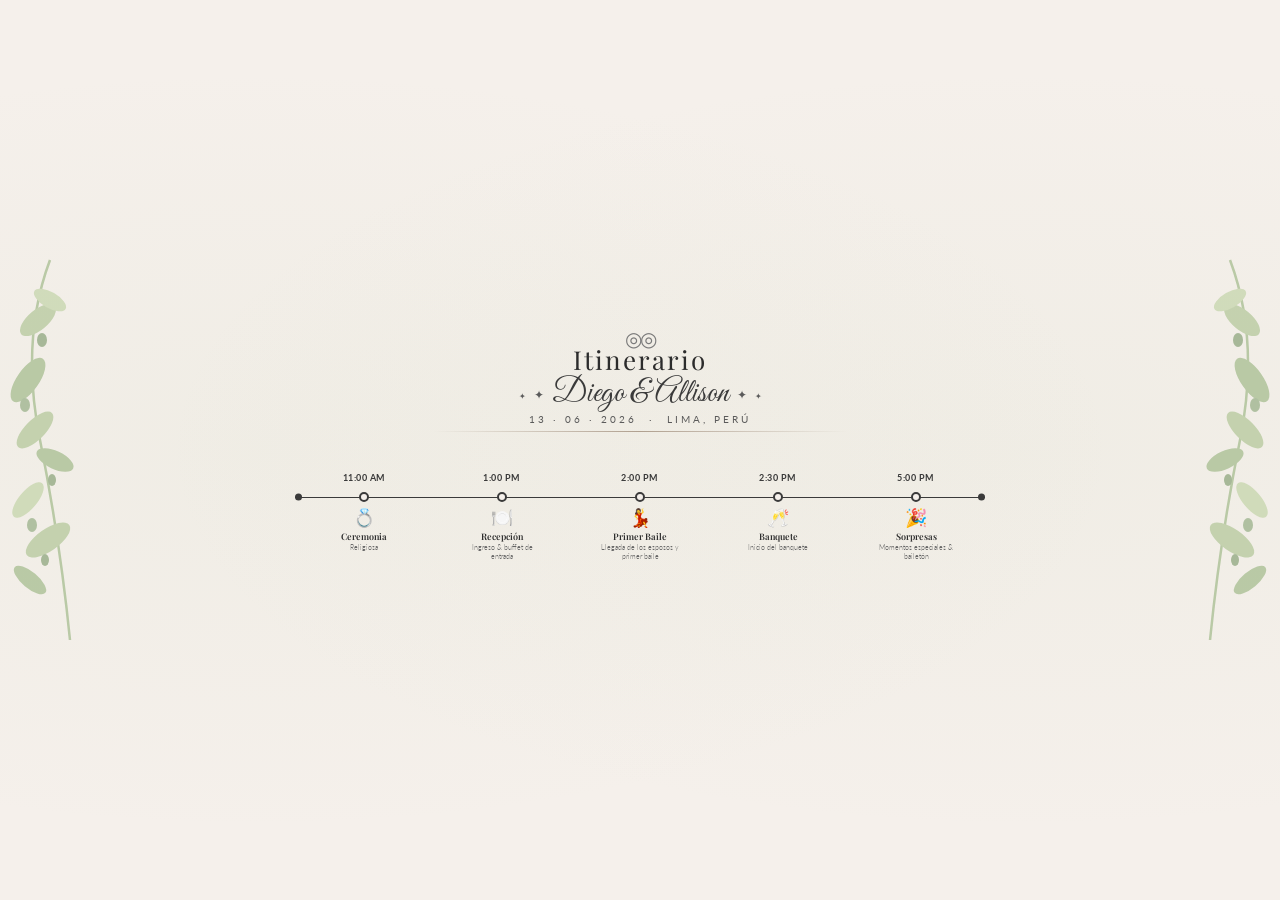
<file: assets/itinerario.html>
<!DOCTYPE html>
<html lang="es">
<head>
  <meta charset="UTF-8">
  <meta name="viewport" content="width=device-width, initial-scale=1.0">
  <title>Itinerario — Diego & Allison</title>
  <link rel="preconnect" href="https://fonts.googleapis.com">
  <link href="https://fonts.googleapis.com/css2?family=Great+Vibes&family=Lato:wght@300;400;700&family=Playfair+Display:ital,wght@0,400;0,600;0,700;1,400&display=swap" rel="stylesheet">
  <style>
    @page {
      size: A4 landscape;
      margin: 0;
    }
    @media print {
      body {
        width: 100%;
        height: 100%;
        display: flex !important;
        justify-content: center !important;
        align-items: center !important;
      }
      .page {
        padding: 10px 155px !important; /* Reduced top/bottom padding to "crop" */
        min-height: 0 !important;
        height: 100% !important;
      }
      .branch-left, .branch-right {
        position: absolute !important; /* Print doesn't like fixed as much */
      }
    }
    * { margin: 0; padding: 0; box-sizing: border-box; font-variant-numeric: normal; font-feature-settings: 'onum' 0, 'lnum' 1; }

    body {
      min-height: 100vh;
      margin: 0;
      background: #f5f0eb;
      font-family: 'Playfair Display', Georgia, serif;
      display: flex;
      justify-content: center;
      align-items: center;
      overflow-x: hidden;
      position: relative;
    }

    /* ── Fondo textura papel ── */
    body::before {
      content: '';
      position: absolute;
      inset: 0;
      background:
        radial-gradient(ellipse at 20% 50%, rgba(180,200,160,0.08) 0%, transparent 60%),
        radial-gradient(ellipse at 80% 50%, rgba(180,200,160,0.08) 0%, transparent 60%);
      pointer-events: none;
      z-index: 0;
    }

    /* ── Ramas decorativas (SVG inline via pseudo) ── */
    .branch-left, .branch-right {
      position: fixed; /* Fixed to keep them in corners even if scrolling */
      top: 0;
      height: 100%;
      width: 140px;
      display: flex;
      align-items: center;
      z-index: 1;
    }
    .branch-left  { left: 0; }
    .branch-right { right: 0; transform: scaleX(-1); }

    .branch-left svg, .branch-right svg {
      width: 140px;
      height: auto;
      opacity: 0.55;
    }

    /* ── Contenido principal ── */
    .page {
      position: relative;
      width: 100%;
      max-width: 1000px; /* Limit width for landscape feel on large screens */
      min-height: 100vh;
      display: flex;
      flex-direction: column;
      align-items: center;
      justify-content: center;
      padding: 40px 155px;
      z-index: 2;
      box-sizing: border-box;
    }

    /* Responsive adjustments */
    @media (max-width: 900px) {
      .page {
        padding: 40px 60px;
      }
      .branch-left, .branch-right {
        width: 80px;
        opacity: 0.3;
      }
      .branch-left svg, .branch-right svg {
        width: 80px;
      }
    }

    @media (max-width: 600px) {
      .page {
        padding: 30px 20px;
      }
      .branch-left, .branch-right {
        display: none; /* Hide branches on very small screens to save space */
      }
      .timeline-wrapper {
        height: auto !important;
        margin-top: 30px !important;
      }
      .timeline-line {
        display: none; /* Vertical stack is better for mobile */
      }
      .timeline-items {
        position: static !important;
        flex-direction: column !important;
        height: auto !important;
        gap: 40px;
      }
      .tl-item {
        width: 100%;
      }
      .tl-dot, .tl-time, .tl-icon, .tl-label {
        position: static !important;
        transform: none !important;
        margin: 5px 0;
      }
      .tl-dot {
        margin: 0 auto 10px;
      }
    }

    /* Bloque de cabecera compacto */
    .header-block {
      display: flex;
      flex-direction: column;
      align-items: center;
      margin-bottom: 10px;
    }

    /* ── Anillos ── */
    .rings {
      font-size: 20px;
      color: #7a7a7a;
      line-height: 1;
      margin-bottom: 0;
      letter-spacing: -2px;
    }

    /* ── Títulos ── */
    .title-block { text-align: center; line-height: 0.9; margin-bottom: 3px; }
    .title-main {
      font-family: 'Playfair Display', Georgia, serif;
      font-size: 38px;
      font-weight: 700;
      color: #2c2c2c;
      letter-spacing: 2px;
      display: block;
      font-variant-numeric: normal;
    }
    .title-sub {
      font-family: 'Playfair Display', Georgia, serif;
      font-size: 26px;
      font-weight: 400;
      color: #2c2c2c;
      letter-spacing: 2px;
      display: block;
      font-variant-numeric: normal;
    }

    /* Decoradores de estrellas */
    .star-row {
      display: flex;
      align-items: center;
      justify-content: center;
      gap: 8px;
      margin: 3px 0;
      color: #5a5a5a;
      font-size: 12px;
    }
    .star { display: inline-block; }
    .star::before { content: '✦'; }
    .star-sm::before { content: '✦'; font-size: 8px; }

    /* ── Nombres ── */
    .couple-name {
      font-family: 'Great Vibes', cursive;
      font-size: 32px;
      color: #3a3a3a;
      text-align: center;
      line-height: 1.0;
      margin-bottom: 0;
    }

    /* ── Fecha ── */
    .date-info {
      font-family: 'Lato', Arial, sans-serif;
      font-size: 10px;
      font-weight: 400;
      letter-spacing: 3px;
      color: #5a5a5a;
      text-align: center;
      text-transform: uppercase;
      margin-bottom: 6px;
      font-variant-numeric: normal;
    }

    /* ── Separador fino ── */
    .divider {
      width: 60%;
      height: 1px;
      background: linear-gradient(to right, transparent, #b0a090, transparent);
      margin-bottom: 6px;
    }

    /* ── Línea de tiempo ── */
    .timeline-wrapper {
      width: 100%;
      position: relative;
      height: 130px;
      flex-shrink: 0;
      margin-top: 4px;
    }

    /* Línea horizontal — a mitad del wrapper = 65px */
    .timeline-line {
      position: absolute;
      top: 55px;
      left: 0;
      right: 0;
      height: 1.5px;
      background: #3a3a3a;
    }
    .timeline-line::before, .timeline-line::after {
      content: '';
      position: absolute;
      top: 50%;
      transform: translateY(-50%);
      width: 7px;
      height: 7px;
      border-radius: 50%;
      background: #3a3a3a;
    }
    .timeline-line::before { left: 0; }
    .timeline-line::after  { right: 0; }

    /* Contenedor de items */
    .timeline-items {
      display: flex;
      justify-content: space-between;
      align-items: flex-start;
      position: absolute;
      top: 0;
      left: 0;
      right: 0;
      bottom: 0;
    }

    .tl-item {
      display: flex;
      flex-direction: column;
      align-items: center;
      flex: 1;
      position: relative;
    }

    /* Dot en la línea — centrado en la línea (top:55px) */
    .tl-dot {
      width: 10px;
      height: 10px;
      border-radius: 50%;
      background: #f5f0eb;
      border: 2px solid #3a3a3a;
      position: absolute;
      top: 50px;
      left: 50%;
      transform: translateX(-50%);
      z-index: 2;
    }

    /* Hora — encima de la línea */
    .tl-time {
      font-family: 'Lato', Arial, sans-serif;
      font-size: 9px;
      font-weight: 700;
      color: #3a3a3a;
      letter-spacing: 0.5px;
      position: absolute;
      top: 30px;
      left: 50%;
      transform: translateX(-50%);
      white-space: nowrap;
      font-variant-numeric: normal;
    }

    /* Icono — debajo de la línea */
    .tl-icon {
      font-size: 18px;
      position: absolute;
      top: 66px;
      left: 50%;
      transform: translateX(-50%);
      line-height: 1;
    }

    /* Etiqueta — debajo del icono */
    .tl-label {
      position: absolute;
      top: 88px;
      left: 50%;
      transform: translateX(-50%);
      text-align: center;
      width: 80px;
    }
    .tl-label strong {
      display: block;
      font-family: 'Playfair Display', Georgia, serif;
      font-size: 9px;
      font-weight: 600;
      color: #2c2c2c;
      white-space: nowrap;
      font-variant-numeric: normal;
    }
    .tl-label span {
      display: block;
      font-family: 'Lato', Arial, sans-serif;
      font-size: 7px;
      font-weight: 300;
      color: #666;
      line-height: 1.3;
      margin-top: 1px;
      font-variant-numeric: normal;
    }
  </style>
</head>
<body>

<!-- Ramas decorativas izquierda -->
<div class="branch-left">
  <svg viewBox="0 0 140 420" fill="none" xmlns="http://www.w3.org/2000/svg">
    <path d="M70 400 Q60 300 40 200 Q20 100 50 20" stroke="#8aab70" stroke-width="2.5" fill="none"/>
    <!-- Hojas grandes -->
    <ellipse cx="38" cy="80" rx="22" ry="10" fill="#9ebb80" transform="rotate(-40 38 80)"/>
    <ellipse cx="28" cy="140" rx="26" ry="11" fill="#8aab70" transform="rotate(-55 28 140)"/>
    <ellipse cx="50" cy="60" rx="18" ry="8" fill="#b5cc95" transform="rotate(30 50 60)"/>
    <ellipse cx="35" cy="190" rx="24" ry="10" fill="#9ebb80" transform="rotate(-45 35 190)"/>
    <ellipse cx="55" cy="220" rx="20" ry="9" fill="#8aab70" transform="rotate(25 55 220)"/>
    <ellipse cx="28" cy="260" rx="22" ry="9" fill="#b5cc95" transform="rotate(-50 28 260)"/>
    <ellipse cx="48" cy="300" rx="26" ry="11" fill="#9ebb80" transform="rotate(-35 48 300)"/>
    <ellipse cx="30" cy="340" rx="20" ry="8" fill="#8aab70" transform="rotate(40 30 340)"/>
    <!-- Frutos/olivos -->
    <ellipse cx="42" cy="100" rx="5" ry="7" fill="#6a8c58"/>
    <ellipse cx="25" cy="165" rx="5" ry="7" fill="#7a9c68"/>
    <ellipse cx="52" cy="240" rx="4" ry="6" fill="#6a8c58"/>
    <ellipse cx="32" cy="285" rx="5" ry="7" fill="#7a9c68"/>
    <ellipse cx="45" cy="320" rx="4" ry="6" fill="#6a8c58"/>
  </svg>
</div>

<!-- Ramas decorativas derecha (espejada) -->
<div class="branch-right">
  <svg viewBox="0 0 140 420" fill="none" xmlns="http://www.w3.org/2000/svg">
    <path d="M70 400 Q60 300 40 200 Q20 100 50 20" stroke="#8aab70" stroke-width="2.5" fill="none"/>
    <ellipse cx="38" cy="80" rx="22" ry="10" fill="#9ebb80" transform="rotate(-40 38 80)"/>
    <ellipse cx="28" cy="140" rx="26" ry="11" fill="#8aab70" transform="rotate(-55 28 140)"/>
    <ellipse cx="50" cy="60" rx="18" ry="8" fill="#b5cc95" transform="rotate(30 50 60)"/>
    <ellipse cx="35" cy="190" rx="24" ry="10" fill="#9ebb80" transform="rotate(-45 35 190)"/>
    <ellipse cx="55" cy="220" rx="20" ry="9" fill="#8aab70" transform="rotate(25 55 220)"/>
    <ellipse cx="28" cy="260" rx="22" ry="9" fill="#b5cc95" transform="rotate(-50 28 260)"/>
    <ellipse cx="48" cy="300" rx="26" ry="11" fill="#9ebb80" transform="rotate(-35 48 300)"/>
    <ellipse cx="30" cy="340" rx="20" ry="8" fill="#8aab70" transform="rotate(40 30 340)"/>
    <ellipse cx="42" cy="100" rx="5" ry="7" fill="#6a8c58"/>
    <ellipse cx="25" cy="165" rx="5" ry="7" fill="#7a9c68"/>
    <ellipse cx="52" cy="240" rx="4" ry="6" fill="#6a8c58"/>
    <ellipse cx="32" cy="285" rx="5" ry="7" fill="#7a9c68"/>
    <ellipse cx="45" cy="320" rx="4" ry="6" fill="#6a8c58"/>
  </svg>
</div>

<!-- Contenido -->
<div class="page">

  <!-- Icono anillos -->
  <div class="rings">◎◎</div>

  <!-- Título -->
  <div class="title-block">
    <span class="title-sub">Itinerario</span>
  </div>

  <!-- Estrellas decorativas -->
  <div class="star-row">
    <span class="star-sm star"></span>
    <span class="star"></span>
    <span class="couple-name">Diego &amp; Allison</span>
    <span class="star"></span>
    <span class="star-sm star"></span>
  </div>

  <!-- Fecha -->
  <div class="date-info">13 · 06 · 2026 &nbsp;·&nbsp; Lima, Perú</div>

  <!-- Separador -->
  <div class="divider"></div>

  <!-- Línea de tiempo -->
  <div class="timeline-wrapper">
    <div class="timeline-line"></div>
    <div class="timeline-items" style="height:120px;">

      <!-- 1 Ceremonia -->
      <div class="tl-item">
        <div class="tl-dot"></div>
        <div class="tl-time">11:00 AM</div>
        <div class="tl-icon">💍</div>
        <div class="tl-label">
          <strong>Ceremonia</strong>
          <span>Religiosa</span>
        </div>
      </div>

      <!-- 2 Recepción -->
      <div class="tl-item">
        <div class="tl-dot"></div>
        <div class="tl-time">1:00 PM</div>
        <div class="tl-icon">🍽️</div>
        <div class="tl-label">
          <strong>Recepción</strong>
          <span>Ingreso & buffet de entrada</span>
        </div>
      </div>

      <!-- 3 Gran Entrada -->
      <div class="tl-item">
        <div class="tl-dot"></div>
        <div class="tl-time">2:00 PM</div>
        <div class="tl-icon">💃</div>
        <div class="tl-label">
          <strong>Primer Baile</strong>
          <span>Llegada de los esposos y primer baile</span>
        </div>
      </div>

      <!-- 4 Banquete -->
      <div class="tl-item">
        <div class="tl-dot"></div>
        <div class="tl-time">2:30 PM</div>
        <div class="tl-icon">🥂</div>
        <div class="tl-label">
          <strong>Banquete</strong>
          <span>Inicio del banquete</span>
        </div>
      </div>

      <!-- 5 Sorpresas -->
      <div class="tl-item">
        <div class="tl-dot"></div>
        <div class="tl-time">5:00 PM</div>
        <div class="tl-icon">🎉</div>
        <div class="tl-label">
          <strong>Sorpresas</strong>
          <span>Momentos especiales & bailetón</span>
        </div>
      </div>

    </div>
  </div>

</div>
</body>
</html>
</file>
